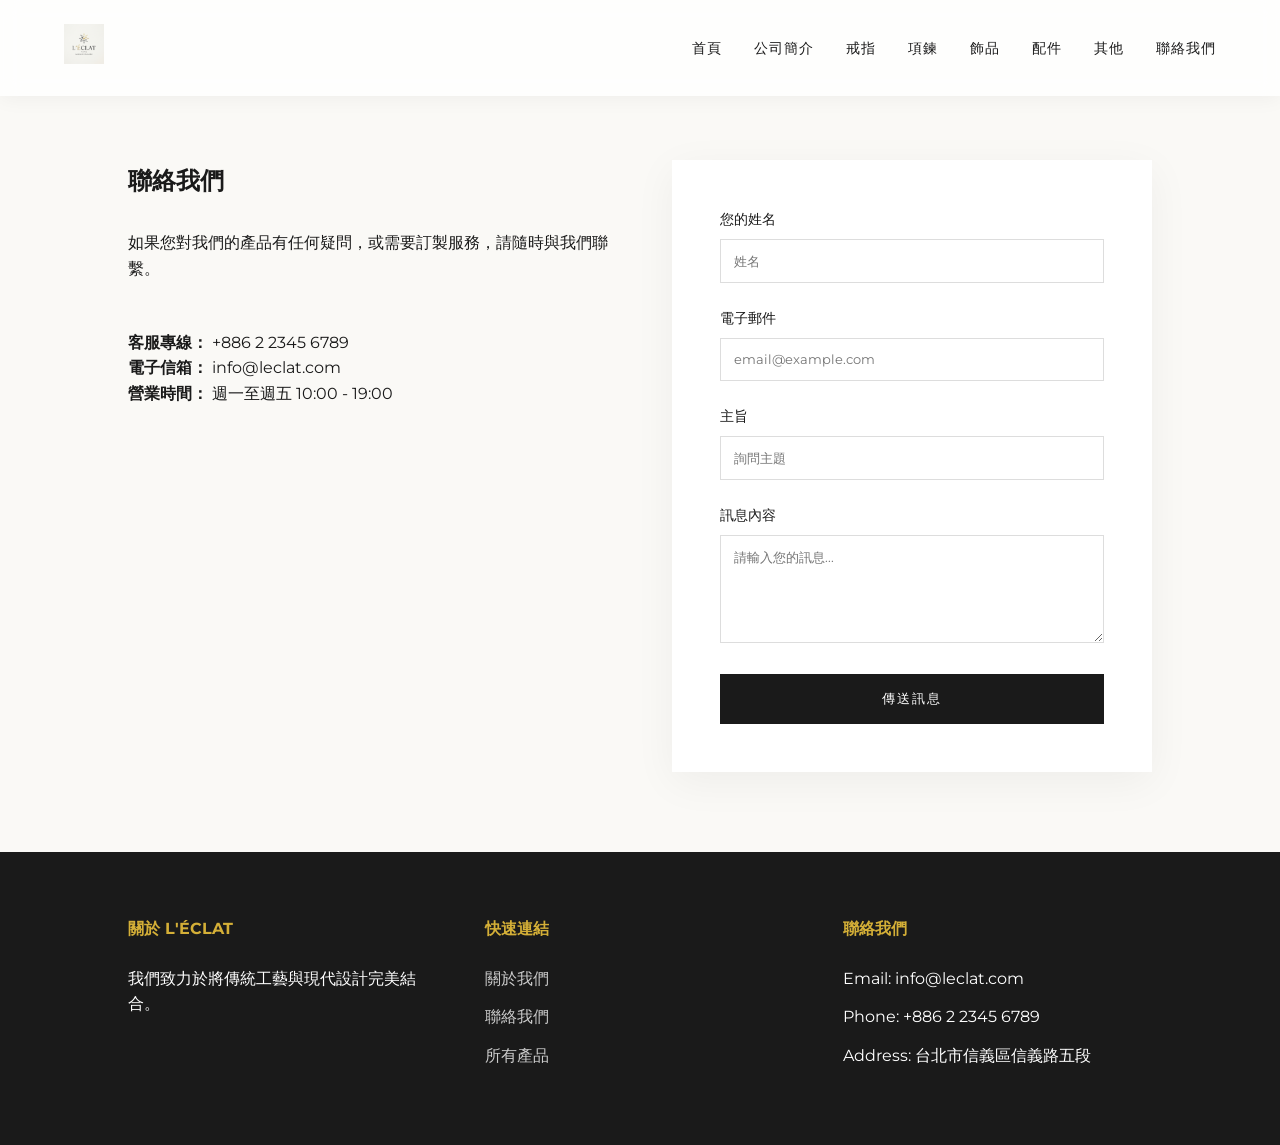
<file: contact.html>
<!DOCTYPE html>
<html lang="zh-Hant">
<head>
    <meta charset="UTF-8">
    <meta name="viewport" content="width=device-width, initial-scale=1.0">
    <title>聯絡我們 | L'Éclat Jewelry</title>
    <link href="https://fonts.googleapis.com/css2?family=Montserrat:wght@300;400;500;600&family=Playfair+Display:wght@400;700&display=swap" rel="stylesheet">
    <link rel="stylesheet" href="css/styles.css">
    <style>
        .contact-container {
            display: grid;
            grid-template-columns: 1fr 1fr;
            gap: 4rem;
            padding: 10rem 10% 5rem;
        }
        .contact-info h2 { margin-bottom: 2rem; }
        .contact-form {
            background: white;
            padding: 3rem;
            box-shadow: 0 10px 40px rgba(0,0,0,0.05);
        }
        .form-group { margin-bottom: 1.5rem; }
        .form-group label { display: block; margin-bottom: 0.5rem; font-size: 0.9rem; }
        .form-group input, .form-group textarea {
            width: 100%;
            padding: 0.8rem;
            border: 1px solid #ddd;
            font-family: inherit;
        }
        .submit-btn {
            width: 100%;
            padding: 1rem;
            background: var(--charcoal);
            color: white;
            border: none;
            cursor: pointer;
            text-transform: uppercase;
            letter-spacing: 2px;
            transition: var(--transition);
        }
        .submit-btn:hover { background: var(--gold); }
        @media (max-width: 768px) {
            .contact-container { grid-template-columns: 1fr; }
        }
    </style>
</head>
<body>
    <nav>
        <div class="logo">
            <a href="index.html"><img src="assets/logo.png" alt="L'Éclat Logo"></a>
        </div>
        <ul class="nav-links">
            <li><a href="index.html">首頁</a></li>
            <li><a href="about.html">公司簡介</a></li>
            <li><a href="rings.html">戒指</a></li>
            <li><a href="necklaces.html">項鍊</a></li>
            <li><a href="jewelry.html">飾品</a></li>
            <li><a href="accessories.html">配件</a></li>
            <li><a href="others.html">其他</a></li>
            <li><a href="contact.html">聯絡我們</a></li>
        </ul>
    </nav>

    <main class="contact-container">
        <div class="contact-info">
            <h2>聯絡我們</h2>
            <p>如果您對我們的產品有任何疑問，或需要訂製服務，請隨時與我們聯繫。</p>
            <div style="margin-top: 3rem;">
                <p><strong>客服專線：</strong> +886 2 2345 6789</p>
                <p><strong>電子信箱：</strong> info@leclat.com</p>
                <p><strong>營業時間：</strong> 週一至週五 10:00 - 19:00</p>
            </div>
        </div>
        <div class="contact-form">
            <form>
                <div class="form-group">
                    <label>您的姓名</label>
                    <input type="text" placeholder="姓名">
                </div>
                <div class="form-group">
                    <label>電子郵件</label>
                    <input type="email" placeholder="email@example.com">
                </div>
                <div class="form-group">
                    <label>主旨</label>
                    <input type="text" placeholder="詢問主題">
                </div>
                <div class="form-group">
                    <label>訊息內容</label>
                    <textarea rows="5" placeholder="請輸入您的訊息..."></textarea>
                </div>
                <button type="submit" class="submit-btn">傳送訊息</button>
            </form>
        </div>
    </main>

    <footer>
        <div class="footer-col">
            <h4>關於 L'Éclat</h4>
            <p>我們致力於將傳統工藝與現代設計完美結合。</p>
        </div>
        <div class="footer-col">
            <h4>快速連結</h4>
            <ul>
                <li><a href="about.html">關於我們</a></li>
                <li><a href="contact.html">聯絡我們</a></li>
                <li><a href="rings.html">所有產品</a></li>
            </ul>
        </div>
        <div class="footer-col">
            <h4>聯絡我們</h4>
            <ul>
                <li>Email: info@leclat.com</li>
                <li>Phone: +886 2 2345 6789</li>
                <li>Address: 台北市信義區信義路五段</li>
            </ul>
        </div>
    </footer>
</body>
</html>
</file>
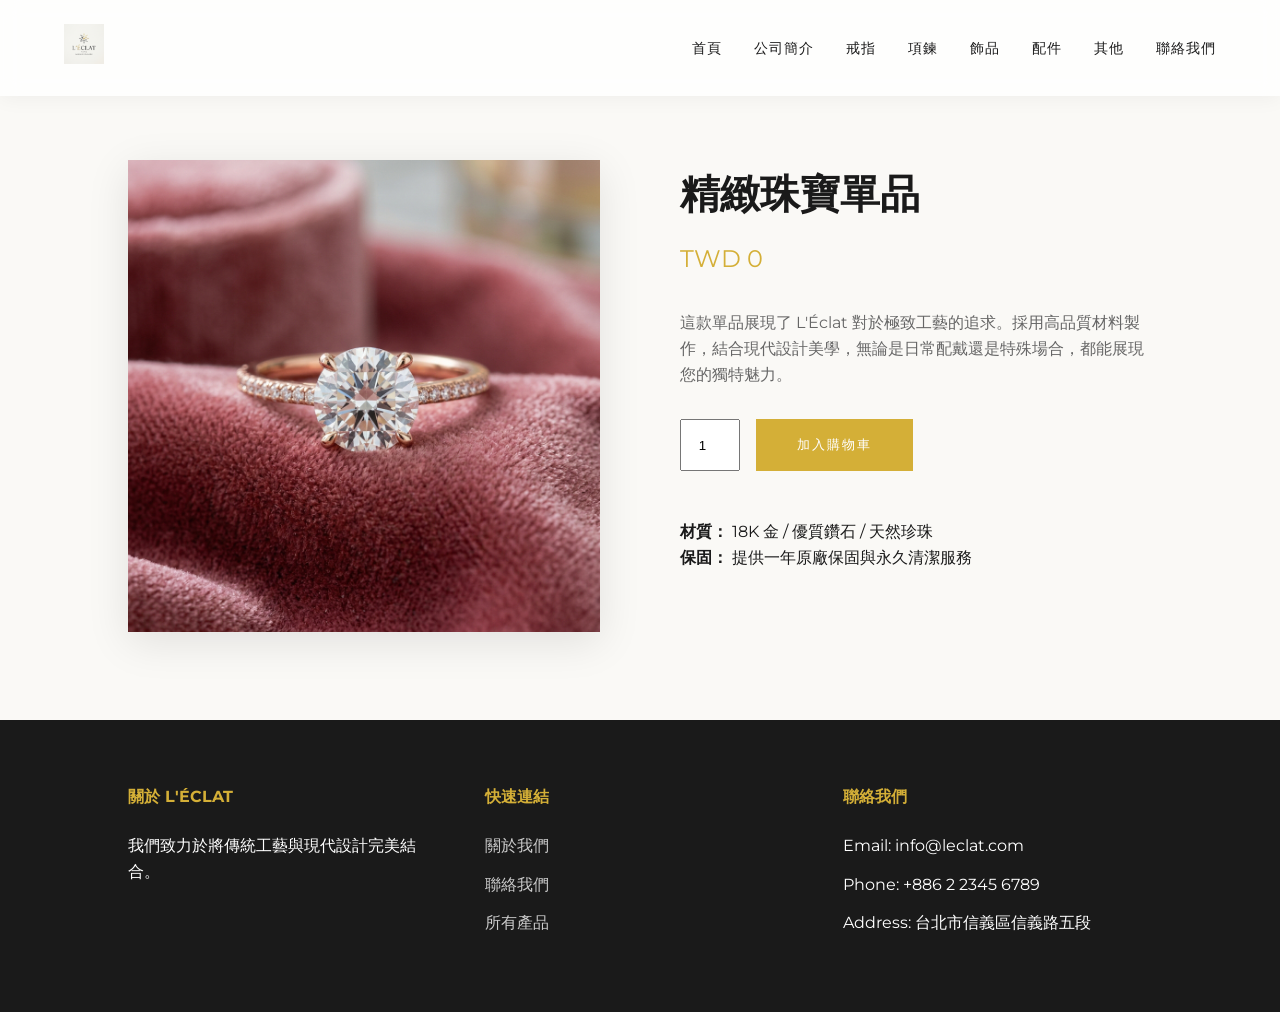
<file: product-detail.html>
<!DOCTYPE html>
<html lang="zh-Hant">
<head>
    <meta charset="UTF-8">
    <meta name="viewport" content="width=device-width, initial-scale=1.0">
    <title>產品詳情 | L'Éclat Jewelry</title>
    <link href="https://fonts.googleapis.com/css2?family=Montserrat:wght@300;400;500;600&family=Playfair+Display:wght@400;700&display=swap" rel="stylesheet">
    <link rel="stylesheet" href="css/styles.css">
    <style>
        .detail-container {
            padding: 10rem 10% 5rem;
            display: grid;
            grid-template-columns: 1fr 1fr;
            gap: 5rem;
        }
        .product-gallery img {
            width: 100%;
            box-shadow: 0 10px 40px rgba(0,0,0,0.1);
        }
        .product-details h2 {
            font-size: 2.5rem;
            margin-bottom: 1rem;
        }
        .detail-price {
            font-size: 1.5rem;
            color: var(--gold);
            margin-bottom: 2rem;
        }
        .detail-description {
            margin-bottom: 2rem;
            color: #666;
        }
        .purchase-options {
            display: flex;
            gap: 1rem;
            margin-bottom: 3rem;
        }
        .purchase-options input {
            width: 60px;
            padding: 0.5rem;
            text-align: center;
        }
        @media (max-width: 768px) {
            .detail-container { grid-template-columns: 1fr; }
        }
    </style>
</head>
<body>
    <nav>
        <div class="logo">
            <a href="index.html"><img src="assets/logo.png" alt="L'Éclat Logo"></a>
        </div>
        <ul class="nav-links">
            <li><a href="index.html">首頁</a></li>
            <li><a href="about.html">公司簡介</a></li>
            <li><a href="rings.html">戒指</a></li>
            <li><a href="necklaces.html">項鍊</a></li>
            <li><a href="jewelry.html">飾品</a></li>
            <li><a href="accessories.html">配件</a></li>
            <li><a href="others.html">其他</a></li>
            <li><a href="contact.html">聯絡我們</a></li>
        </ul>
    </nav>

    <main class="detail-container">
        <div class="product-gallery">
            <img id="product-img" src="assets/ring_1.png" alt="產品圖片">
        </div>
        <div class="product-details">
            <h2 id="product-name">精緻珠寶單品</h2>
            <p class="detail-price" id="product-price">TWD 0</p>
            <div class="detail-description">
                <p>這款單品展現了 L'Éclat 對於極致工藝的追求。採用高品質材料製作，結合現代設計美學，無論是日常配戴還是特殊場合，都能展現您的獨特魅力。</p>
            </div>
            <div class="purchase-options">
                <input type="number" value="1" min="1">
                <button class="btn" onclick="alert('已加入購物車！')">加入購物車</button>
            </div>
            <div class="additional-info">
                <p><strong>材質：</strong> 18K 金 / 優質鑽石 / 天然珍珠</p>
                <p><strong>保固：</strong> 提供一年原廠保固與永久清潔服務</p>
            </div>
        </div>
    </main>

    <footer>
        <div class="footer-col">
            <h4>關於 L'Éclat</h4>
            <p>我們致力於將傳統工藝與現代設計完美結合。</p>
        </div>
        <div class="footer-col">
            <h4>快速連結</h4>
            <ul>
                <li><a href="about.html">關於我們</a></li>
                <li><a href="contact.html">聯絡我們</a></li>
                <li><a href="rings.html">所有產品</a></li>
            </ul>
        </div>
        <div class="footer-col">
            <h4>聯絡我們</h4>
            <ul>
                <li>Email: info@leclat.com</li>
                <li>Phone: +886 2 2345 6789</li>
                <li>Address: 台北市信義區信義路五段</li>
            </ul>
        </div>
    </footer>

    <script>
        // Simple mock data to handle detail page variation
        const params = new URLSearchParams(window.location.search);
        const id = params.get('id');
        
        if (id) {
            const nameEl = document.getElementById('product-name');
            const priceEl = document.getElementById('product-price');
            const imgEl = document.getElementById('product-img');

            if (id.startsWith('ring')) {
                nameEl.innerText = "璀璨系列 鑽石戒指";
                priceEl.innerText = "TWD 28,800";
            } else if (id.startsWith('necklace')) {
                nameEl.innerText = "珍珠幻影 項鍊";
                priceEl.innerText = "TWD 15,600";
                imgEl.src = "https://images.unsplash.com/photo-1599643478518-a784e5dc4c8f?auto=format&fit=crop&q=80&w=687";
            } else if (id.startsWith('jewelry')) {
                nameEl.innerText = "流金歲月 手鍊";
                priceEl.innerText = "TWD 8,900";
                imgEl.src = "https://images.unsplash.com/photo-1617038220319-276d3cfab638?auto=format&fit=crop&q=80&w=687";
            }
        }
    </script>
</body>
</html>
</file>
<file: css/styles.css>
/* Premium Jewelry Brand Styles */
:root {
    --gold: #D4AF37;
    --gold-light: #F1E5AC;
    --charcoal: #1A1A1A;
    --soft-white: #FAF9F6;
    --rose: #F8C8DC;
    --glass: rgba(255, 255, 255, 0.8);
    --transition: all 0.3s cubic-bezier(0.4, 0, 0.2, 1);
}

* {
    margin: 0;
    padding: 0;
    box-sizing: border-box;
}

body {
    font-family: 'Montserrat', sans-serif;
    background-color: var(--soft-white);
    color: var(--charcoal);
    line-height: 1.6;
    overflow-x: hidden;
}

h1, h2, h3, .brand-font {
    font-family: 'Playfair Display', serif;
}

/* Navigation */
nav {
    position: fixed;
    top: 0;
    width: 100%;
    padding: 1.5rem 5%;
    display: flex;
    justify-content: space-between;
    align-items: center;
    background: var(--glass);
    backdrop-filter: blur(10px);
    z-index: 1000;
    box-shadow: 0 2px 20px rgba(0,0,0,0.05);
}

.logo img {
    height: 40px;
}

.nav-links {
    display: flex;
    gap: 2rem;
    list-style: none;
}

.nav-links a {
    text-decoration: none;
    color: var(--charcoal);
    font-weight: 500;
    font-size: 0.9rem;
    text-transform: uppercase;
    letter-spacing: 1px;
    transition: var(--transition);
}

.nav-links a:hover {
    color: var(--gold);
}

/* Hero Section */
.hero {
    height: 100vh;
    background: linear-gradient(rgba(0,0,0,0.3), rgba(0,0,0,0.3)), url('https://images.unsplash.com/photo-1515562141207-7a88fb7ce338?auto=format&fit=crop&q=80&w=2070') no-repeat center center/cover;
    display: flex;
    flex-direction: column;
    justify-content: center;
    align-items: center;
    text-align: center;
    color: white;
}

.hero h1 {
    font-size: 4rem;
    margin-bottom: 1rem;
    animation: fadeInUp 1s ease;
}

.hero p {
    font-size: 1.2rem;
    margin-bottom: 2rem;
    letter-spacing: 2px;
}

.btn {
    padding: 1rem 2.5rem;
    background-color: var(--gold);
    color: white;
    text-decoration: none;
    border-radius: 0;
    text-transform: uppercase;
    letter-spacing: 2px;
    transition: var(--transition);
    border: 1px solid var(--gold);
}

.btn:hover {
    background-color: transparent;
    color: var(--gold);
}

/* Product Sections */
.section {
    padding: 5rem 10%;
}

.section-title {
    text-align: center;
    font-size: 2.5rem;
    margin-bottom: 3rem;
    position: relative;
}

.section-title::after {
    content: '';
    position: absolute;
    bottom: -10px;
    left: 50%;
    transform: translateX(-50%);
    width: 50px;
    height: 2px;
    background: var(--gold);
}

.product-grid {
    display: grid;
    grid-template-columns: repeat(auto-fill, minmax(280px, 1fr));
    gap: 2rem;
}

.product-card {
    background: white;
    padding: 1rem;
    transition: var(--transition);
    position: relative;
    overflow: hidden;
}

.product-card:hover {
    transform: translateY(-10px);
    box-shadow: 0 10px 30px rgba(0,0,0,0.1);
}

.product-image {
    width: 100%;
    height: 350px;
    object-fit: cover;
    margin-bottom: 1.5rem;
}

.product-info h3 {
    font-size: 1.2rem;
    margin-bottom: 0.5rem;
}

.product-price {
    color: var(--gold);
    font-weight: 600;
}

/* Animations */
@keyframes fadeInUp {
    from {
        opacity: 0;
        transform: translateY(30px);
    }
    to {
        opacity: 1;
        transform: translateY(0);
    }
}

/* Footer */
footer {
    background: var(--charcoal);
    color: white;
    padding: 4rem 10%;
    display: grid;
    grid-template-columns: repeat(auto-fit, minmax(200px, 1fr));
    gap: 3rem;
}

.footer-col h4 {
    margin-bottom: 1.5rem;
    color: var(--gold);
    text-transform: uppercase;
}

.footer-col ul {
    list-style: none;
}

.footer-col ul li {
    margin-bottom: 0.8rem;
}

.footer-col ul li a {
    color: #ccc;
    text-decoration: none;
    transition: var(--transition);
}

.footer-col ul li a:hover {
    color: white;
}

/* Responsive */
@media (max-width: 768px) {
    .hero h1 { font-size: 2.5rem; }
    .nav-links { display: none; }
}
</file>
